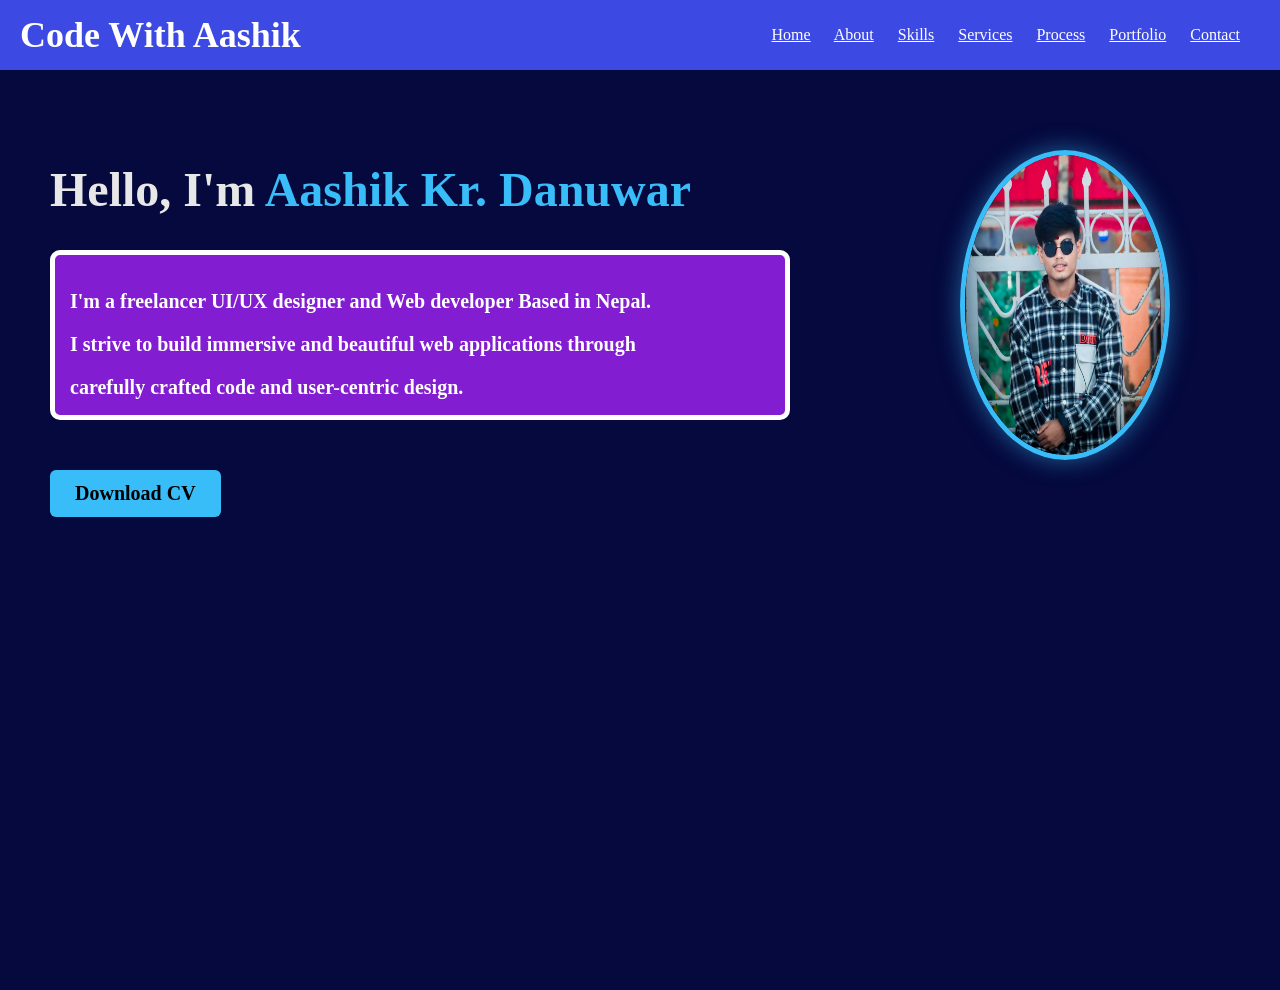
<file: index.html>
<!DOCTYPE html>
<html lang="en">
<head>
    <meta charset="UTF-8">
    <meta name="viewport" content="width=device-width, initial-scale=1.0">
    <title>My Portfolio</title>
    <link rel="stylesheet" href="index.css">
     
</head>
<body>
    <header>
        <span>Code With Aashik</span>
        <nav>
            <ul>
             <a href="Home.html">Home</a>
             <a href="About.html">About</a>
             <a href="skills.html">Skills</a>
             <a href="Services.html">Services</a>
             <a href="Process.html">Process</a>
             <a href="Portfolio.html">Portfolio</a>
             <a href="Contact.html"> Contact</a>
            </ul>
        </nav>
    </header>
    <div class="container">
    <img src="Screenshot 2026-03-05 115510.png" alt="Profile Image" width="200" height="200">

    <div class="hero-text">
    <h1>Hello, I'm <span>Aashik Kr. Danuwar</span></h1>
    </div>
    
    <div class="Box">
    <p>I'm a freelancer UI/UX designer and Web developer Based in Nepal.</p>
    <p>I strive to build immersive and beautiful web applications through</p>
    <p>carefully crafted code and user-centric design.</p>
    </div>
    
    <div><a href="CV.jpg" class="btn">Download CV</a></div>
    </div>
    </body>
</html>
</file>
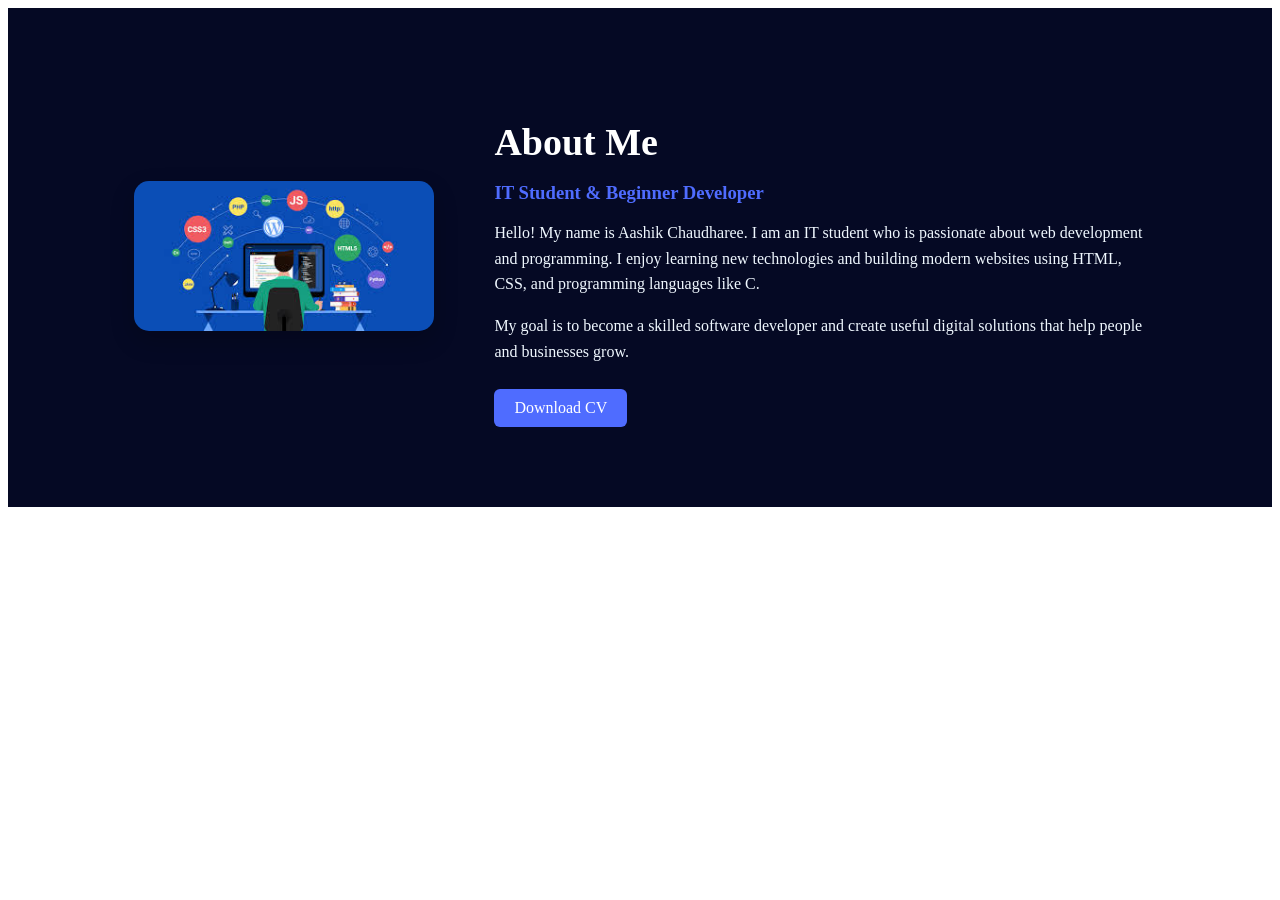
<file: About.html>
<!DOCTYPE html>
<html lang="en">
<head>
    <meta charset="UTF-8">
    <meta name="viewport" content="width=device-width, initial-scale=1.0">
    <title>Document</title>

    <style>
        .about{
    display:flex;
    align-items:center;
    gap:60px;
    padding:80px 10%;
    background:#050924;
}

.about-img img{
    width:300px;
    border-radius:15px;
    box-shadow:0 10px 25px rgba(0,0,0,0.2);
}

.about-content h2{
    font-size:38px;
    margin-bottom:10px;
    color: white;
}

.about-content h3{
    color:#4f6cff;
    margin-bottom:15px;
}

.about-content p{
    margin-bottom:15px;
    line-height:1.6;
    color: aliceblue;
}

.about-btn{
    display:inline-block;
    margin-top:10px;
    padding:10px 20px;
    background:#4f6cff;
    color:white;
    text-decoration:none;
    border-radius:6px;
}

.about-btn:hover{
    background:#2d44ff;
}
    </style>
</head>
<body>
    <section class="about" id="about">
    <div class="about-img">
        <img src="pic.jpg" alt="About Me">
    </div>

    <div class="about-content">
        <h2>About Me</h2>
        <h3>IT Student & Beginner Developer</h3>

        <p>
            Hello! My name is Aashik Chaudharee. I am an IT student who is passionate about 
            web development and programming. I enjoy learning new technologies and building 
            modern websites using HTML, CSS, and programming languages like C.
        </p>

        <p>
            My goal is to become a skilled software developer and create useful digital 
            solutions that help people and businesses grow.
        </p>

        <a href="CV.jpg" class="about-btn">Download CV</a>
    </div>
</section>
</body>
</html>
</file>
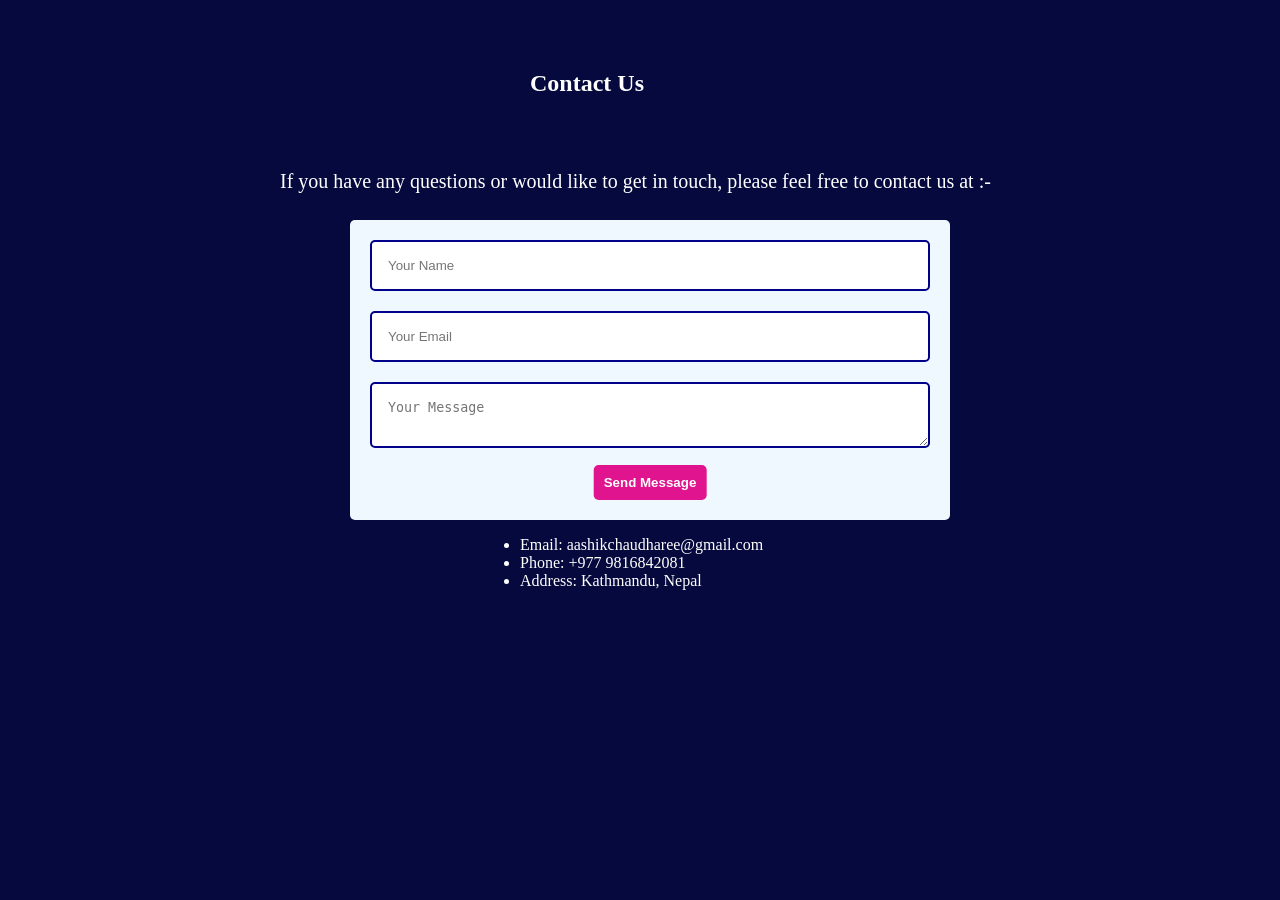
<file: Contact.html>
<!DOCTYPE html>
<html lang="en">
<head>
    <meta charset="UTF-8">
    <meta name="viewport" content="width=device-width, initial-scale=1.0">
    <title>Contact</title>
    <style>
        body{
            background-color: #05093d;
            
        }
        
        h1{
            font: size 60px;
            font-display: swap;
            color: rgb(255, 255, 255);
            position: absolute;
            top: 50px;
            left: 530px;
        }
        p{
            font-size: 20px;
            color: white;
            position: absolute;
            top: 150px;
            left: 280px;
        }
        .box{
            border-radius: 5px;
            background-color: aliceblue;
            width: 600px;
            height: 300px;
            position: absolute;
            top: 220px;
            left: 350px;
        }
        .contact-form{
            display: flex;
            flex-direction: column;
            padding: 20px;
        }
        .contact-form input, .contact-form textarea{
            margin-bottom: 20px;
            padding: 16px;
            border: 2px solid darkblue;
            border-radius: 5px;
        }
        .contact-form button{
            padding: 10px;
            border: none;
            border-radius: 5px;
            background-color: rgb(223, 20, 142);
            color: white; 
            font-weight: bold;
            position: absolute;
            top: 245px;
            left: 50%;
            transform: translateX(-50%);
        }
        body ul{
            position: absolute;
            top: 520px;
            left: 480px;
            color: white;

        }
    </style>
</head>
<body>
    <center>
   <!-- Contact Information -->
    <section id="contact">
        <h1 class="section-title">Contact Us</h1>
         <p>If you have any questions or would like to get in touch,
             please feel free to contact us at :-</p>

<div class="box">
        <form class="contact-form">
            <input type="text" placeholder="Your Name" required>
            <input type="email" placeholder="Your Email" required>
            <textarea name="message" placeholder="Your Message" required></textarea>
            <button type="submit">Send Message</button>
        </form>
</div>
    </section>
    </center>

    <ul>
        <li>Email: aashikchaudharee@gmail.com</li>
        <li>Phone: +977 9816842081</li>
        <li>Address: Kathmandu, Nepal</li>
    </ul>
</body>
</html>
</file>
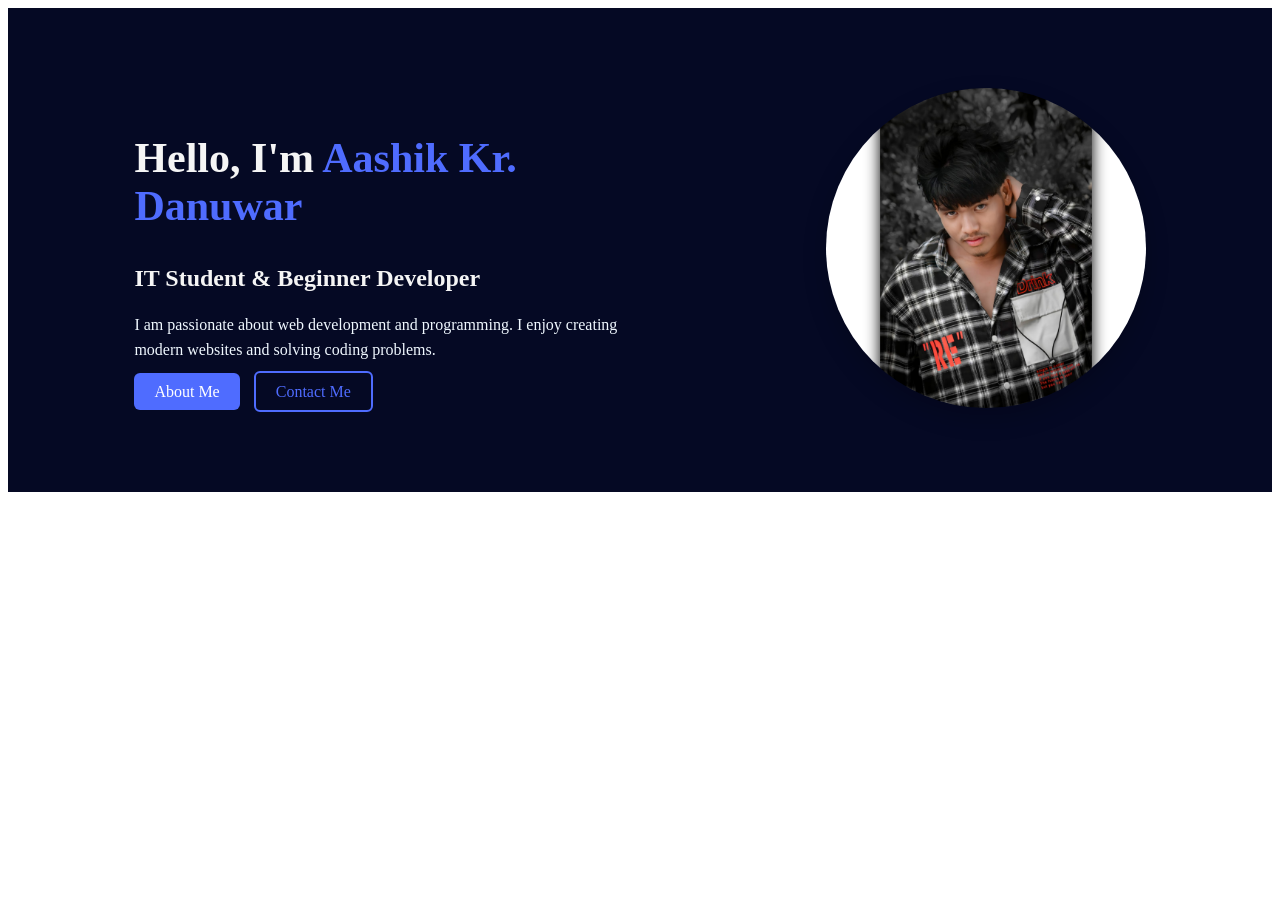
<file: Home.html>
<!DOCTYPE html>
<html lang="en">
<head>
    <meta charset="UTF-8">
    <meta name="viewport" content="width=device-width, initial-scale=1.0">
    <title>Home</title>

    <style>
        .home{
    display:flex;
    justify-content:space-between;
    align-items:center;
    padding:80px 10%;
    background:#050924;
}

.home-content{
    max-width:500px;
}

.home-content h1{
    font-size:42px;
    color: #f5f5f5;
}

.home-content span{
    color:#4f6cff;
}

.home-content h2{
    margin:10px 0;
    color:#f5f5f5;
}

.home-content p{
    margin:20px 0;
    line-height:1.6;
    color: aliceblue;
}

.home-buttons{
    margin-top:20px;
}

.btn{
    background:#4f6cff;
    color:white;
    padding:10px 20px;
    text-decoration:none;
    border-radius:6px;
    margin-right:10px;
}

.btn2{
    border:2px solid #4f6cff;
    padding:10px 20px;
    text-decoration:none;
    border-radius:6px;
    color:#4f6cff;
}

.btn:hover{
    background:#2d44ff;
}

.btn2:hover{
    background:#4f6cff;
    color:white;
}

.home-img img{
    width:320px;
    border-radius:50%;
    box-shadow:0 10px 25px rgba(0,0,0,0.2);
}
    </style>
</head>
<body>
    <section class="home">
    <div class="home-content">
        <h1>Hello, I'm <span>Aashik Kr. Danuwar</span></h1>
        <h2>IT Student & Beginner Developer</h2>
        <p>
            I am passionate about web development and programming.
            I enjoy creating modern websites and solving coding problems.
        </p>

        <div class="home-buttons">
            <a href="About.html" class="btn">About Me</a>
            <a href="Contact.html" class="btn2">Contact Me</a>
        </div>
    </div>

    <div class="home-img">
        <img src="a.jpg" alt="profile">
    </div>
</section>
</body>
</html>
</file>
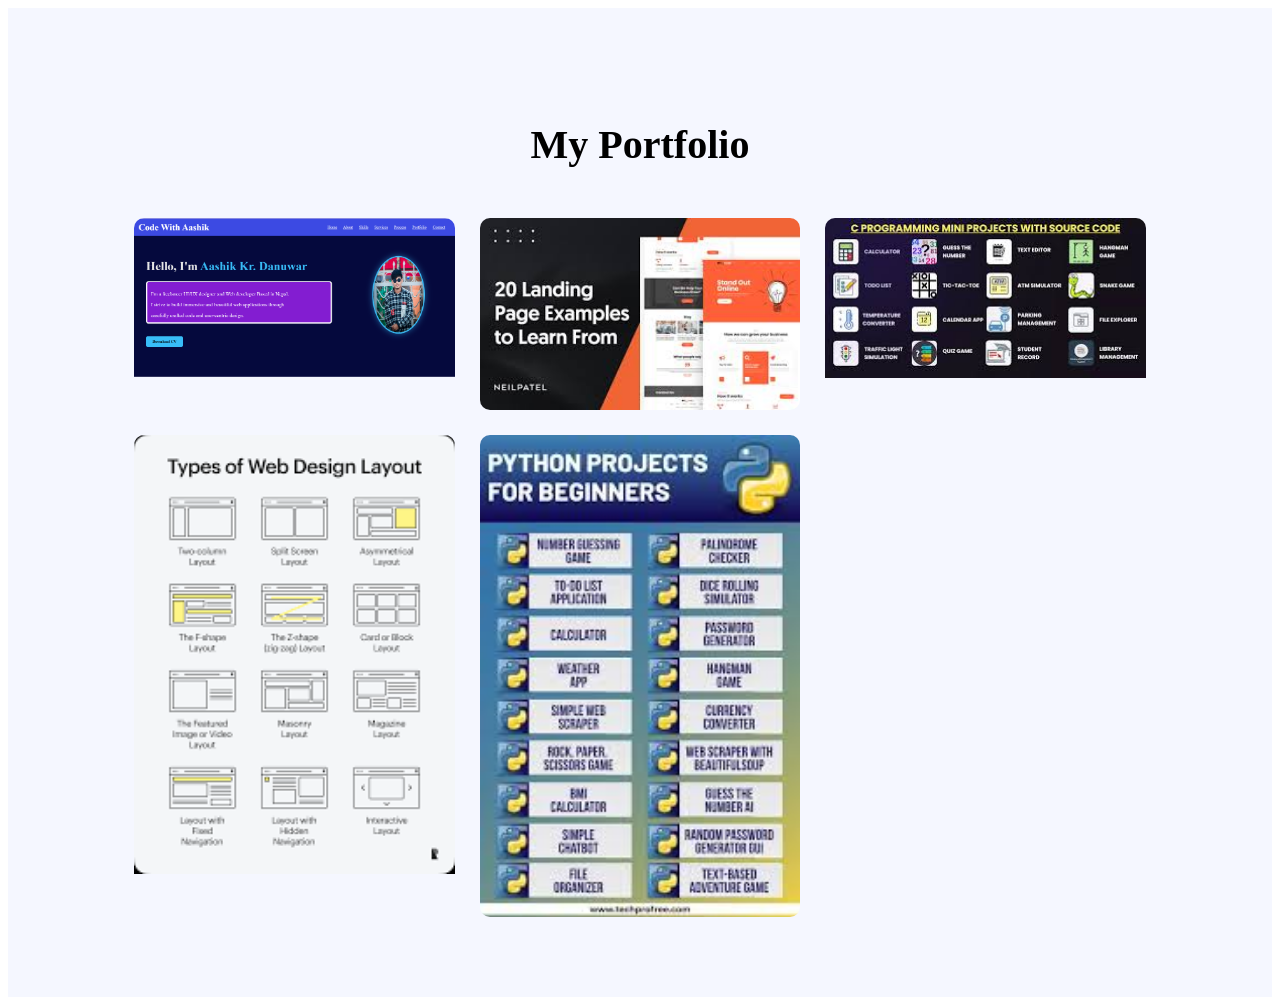
<file: Portfolio.html>
<!DOCTYPE html>
<html lang="en">
<head>
    <meta charset="UTF-8">
    <meta name="viewport" content="width=device-width, initial-scale=1.0">
    <title>Portfolio</title>

    <style>

        .portfolio{
    padding:80px 10%;
    background: #f5f7ff;
}

.portfolio-title{
    text-align:center;
    font-size:40px;
    margin-bottom:50px;
    color: black;
}

.portfolio-container{
    display:grid;
    grid-template-columns:repeat(auto-fit,minmax(250px,1fr));
    gap:25px;
}

.portfolio-box{
    position:relative;
    overflow:hidden;
    border-radius:10px;
}

.portfolio-box img{
    width:100%;
    display:block;
    transition:0.4s;
}

.portfolio-layer{
    position:absolute;
    bottom:0;
    left:0;
    width:100%;
    height:100%;
    background:rgba(79,108,255,0.8);
    color:white;
    display:flex;
    flex-direction:column;
    justify-content:center;
    align-items:center;
    text-align:center;
    opacity:0;
    transition:0.4s;
    padding:20px;
}

.portfolio-box:hover img{
    transform:scale(1.1);
}

.portfolio-box:hover .portfolio-layer{
    opacity:1;
}
    </style>
</head>
<body>
    <section class="portfolio" id="portfolio">
    <h2 class="portfolio-title">My Portfolio</h2>

    <div class="portfolio-container">

        <div class="portfolio-box">
            <img src="portfolio.png" alt="Project 1">
            <div class="portfolio-layer">
                <h3>Portfolio Website</h3>
                <p>A personal portfolio website created using HTML and CSS.</p>
            </div>
        </div>

        <div class="portfolio-box">
            <img src="Landing_page.jpg" alt="Project 2">
            <div class="portfolio-layer">
                <h3>Landing Page</h3>
                <p>A modern landing page design with responsive layout.</p>
            </div>
        </div>

        <div class="portfolio-box">
            <img src="c_projects.jpg" alt="Project 3">
            <div class="portfolio-layer">
                <h3>C Programming Project</h3>
                <p>A simple program created using C language.</p>
            </div>
        </div>

        <div class="portfolio-box">
            <img src="layout.png" alt="Project 4">
            <div class="portfolio-layer">
                <h3>Web Layout Design</h3>
                <p>Creative website layout using HTML and CSS.</p>
            </div>
        </div>

      <div class="portfolio-box">
            <img src="python_projects.jpg" alt="Project 5">
            <div class="portfolio-layer">
                <h3>Python Projets</h3>
                <p>Creative Games and websites using python.</p>
            </div>
        </div>

    </div>
</section>
</body>
</html>
</file>
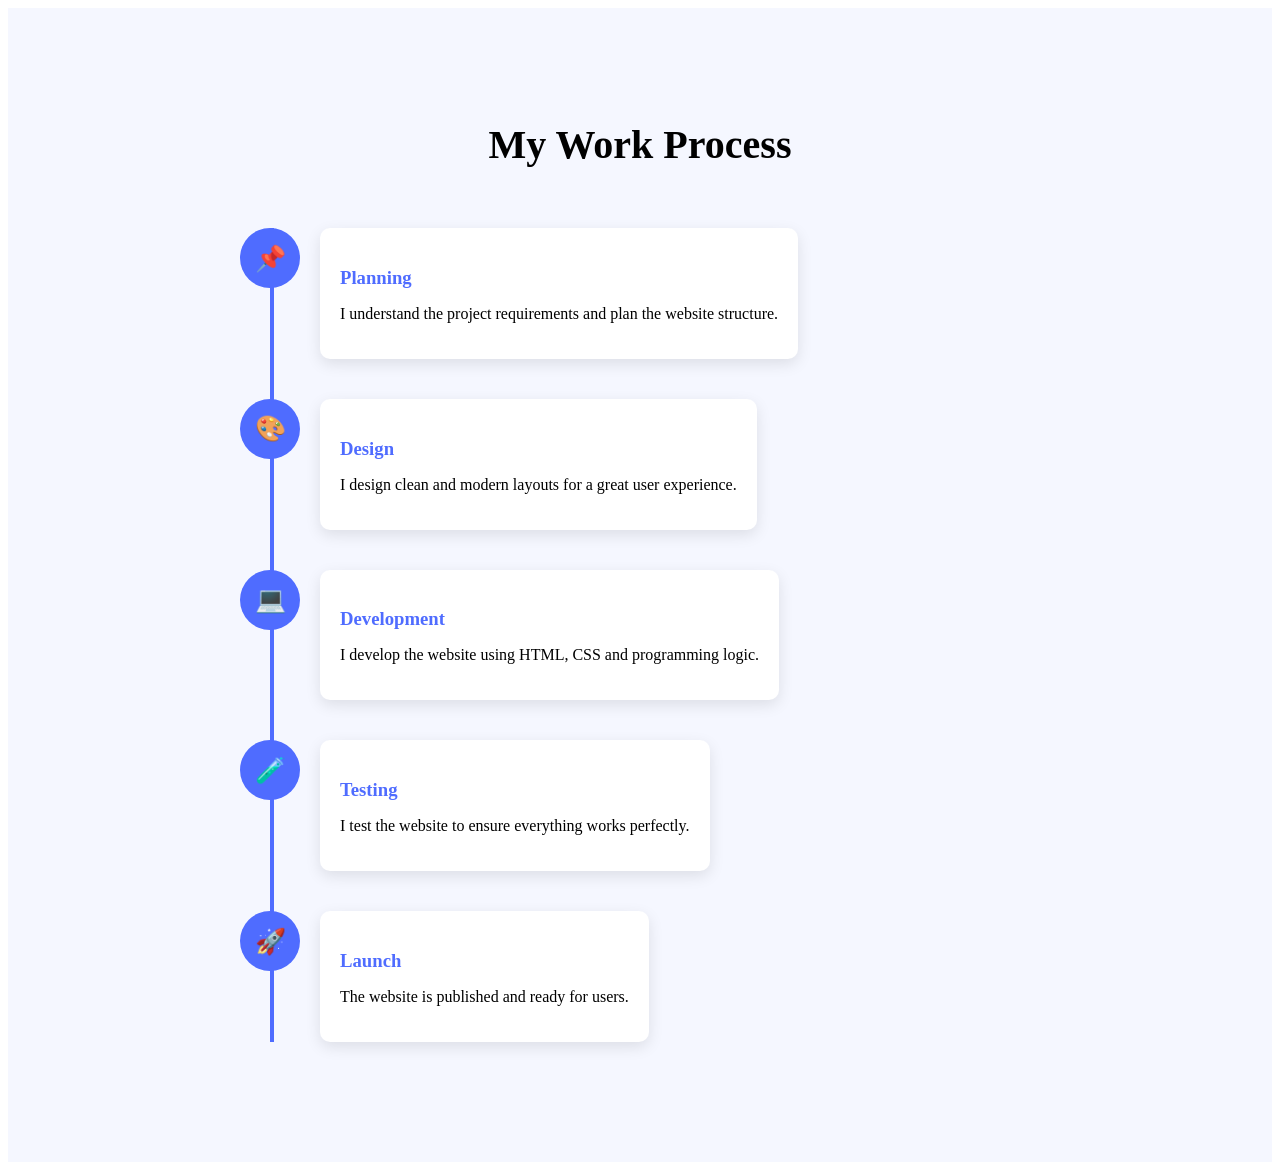
<file: Process.html>
<!DOCTYPE html>
<html lang="en">
<head>
    <meta charset="UTF-8">
    <meta name="viewport" content="width=device-width, initial-scale=1.0">
    <title>Process</title>
    
    <style>
        .process{
    padding:80px 10%;
    background:#f5f7ff;
}

.title{
    text-align:center;
    font-size:40px;
    margin-bottom:60px;
}

.timeline{
    position:relative;
    max-width:800px;
    margin:auto;
}

.timeline::before{
    content:"";
    position:absolute;
    left:30px;
    width:4px;
    height:100%;
    background:#4f6cff;
}

.timeline-item{
    display:flex;
    margin-bottom:40px;
    position:relative;
}

.icon{
    width:60px;
    height:60px;
    background:#4f6cff;
    color:white;
    border-radius:50%;
    display:flex;
    align-items:center;
    justify-content:center;
    font-size:25px;
    margin-right:20px;
    z-index:1;
}

.content{
    background:white;
    padding:20px;
    border-radius:10px;
    box-shadow:0 5px 15px rgba(0,0,0,0.1);
    transition:0.3s;
}

.content:hover{
    transform:translateY(-5px);
}

.content h3{
    margin-bottom:8px;
    color:#4f6cff;
}

    </style>
</head>
<body>
    <section class="process">
    <h2 class="title">My Work Process</h2>

    <div class="timeline">

        <div class="timeline-item">
            <div class="icon">📌</div>
            <div class="content">
                <h3>Planning</h3>
                <p>I understand the project requirements and plan the website structure.</p>
            </div>
        </div>

        <div class="timeline-item">
            <div class="icon">🎨</div>
            <div class="content">
                <h3>Design</h3>
                <p>I design clean and modern layouts for a great user experience.</p>
            </div>
        </div>

        <div class="timeline-item">
            <div class="icon">💻</div>
            <div class="content">
                <h3>Development</h3>
                <p>I develop the website using HTML, CSS and programming logic.</p>
            </div>
        </div>

        <div class="timeline-item">
            <div class="icon">🧪</div>
            <div class="content">
                <h3>Testing</h3>
                <p>I test the website to ensure everything works perfectly.</p>
            </div>
        </div>

        <div class="timeline-item">
            <div class="icon">🚀</div>
            <div class="content">
                <h3>Launch</h3>
                <p>The website is published and ready for users.</p>
            </div>
        </div>

    </div>
</section>
</body>
</file>
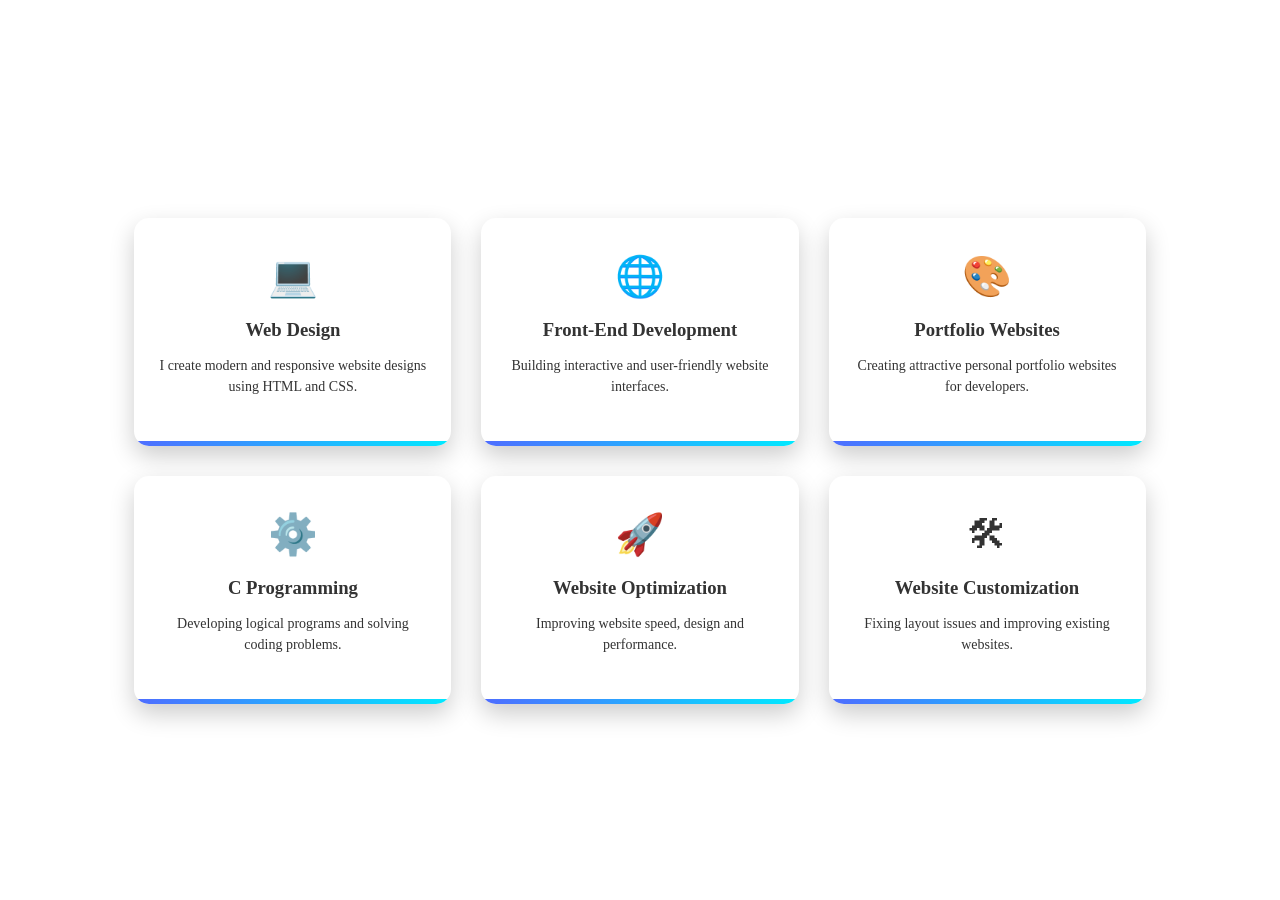
<file: Services.html>
<!DOCTYPE html>
<html lang="en">
<head>
    <meta charset="UTF-8">
    <meta name="viewport" content="width=device-width, initial-scale=1.0">
    <title>Service</title>
    <style>
        .services{
    padding:80px 10%;
    background: linear-gradient(90deg, #05093d);
    text-align:center;
    color:white;
}

.title{
    font-size:40px;
    margin-bottom:50px;
}

.services-container{
    display:grid;
    grid-template-columns:repeat(auto-fit,minmax(250px,1fr));
    gap:30px;
}

.service-card{
    background:white;
    color:#333;
    padding:35px 25px;
    border-radius:15px;
    box-shadow:0 10px 25px rgba(0,0,0,0.2);
    transition:0.4s;
    position:relative;
    overflow:hidden;
}

.service-card .icon{
    font-size:40px;
    margin-bottom:15px;
}

.service-card h3{
    margin-bottom:10px;
}

.service-card p{
    font-size:14px;
    line-height:1.5;
}

.service-card:hover{
    transform:translateY(-15px) scale(1.05);
    box-shadow:0 15px 40px rgba(0,0,0,0.3);
}

/* glow animation */
.service-card::before{
    content:"";
    position:absolute;
    width:100%;
    height:5px;
    background:linear-gradient(90deg,#4f6cff,#00eaff);
    bottom:0;
    left:0;
    transition:0.4s;
}

.service-card:hover::before{
    height:100%;
    opacity:0.1;
}
    </style>
</head>
<body>
    <section class="services">
    <h2 class="title">My Services</h2>

    <div class="services-container">

        <div class="service-card">
            <div class="icon">💻</div>
            <h3>Web Design</h3>
            <p>I create modern and responsive website designs using HTML and CSS.</p>
        </div>

        <div class="service-card">
            <div class="icon">🌐</div>
            <h3>Front-End Development</h3>
            <p>Building interactive and user-friendly website interfaces.</p>
        </div>

        <div class="service-card">
            <div class="icon">🎨</div>
            <h3>Portfolio Websites</h3>
            <p>Creating attractive personal portfolio websites for developers.</p>
        </div>

        <div class="service-card">
            <div class="icon">⚙️</div>
            <h3>C Programming</h3>
            <p>Developing logical programs and solving coding problems.</p>
        </div>

        <div class="service-card">
            <div class="icon">🚀</div>
            <h3>Website Optimization</h3>
            <p>Improving website speed, design and performance.</p>
        </div>

        <div class="service-card">
            <div class="icon">🛠</div>
            <h3>Website Customization</h3>
            <p>Fixing layout issues and improving existing websites.</p>
        </div>

    </div>
</section>
</body>
</html>
</file>
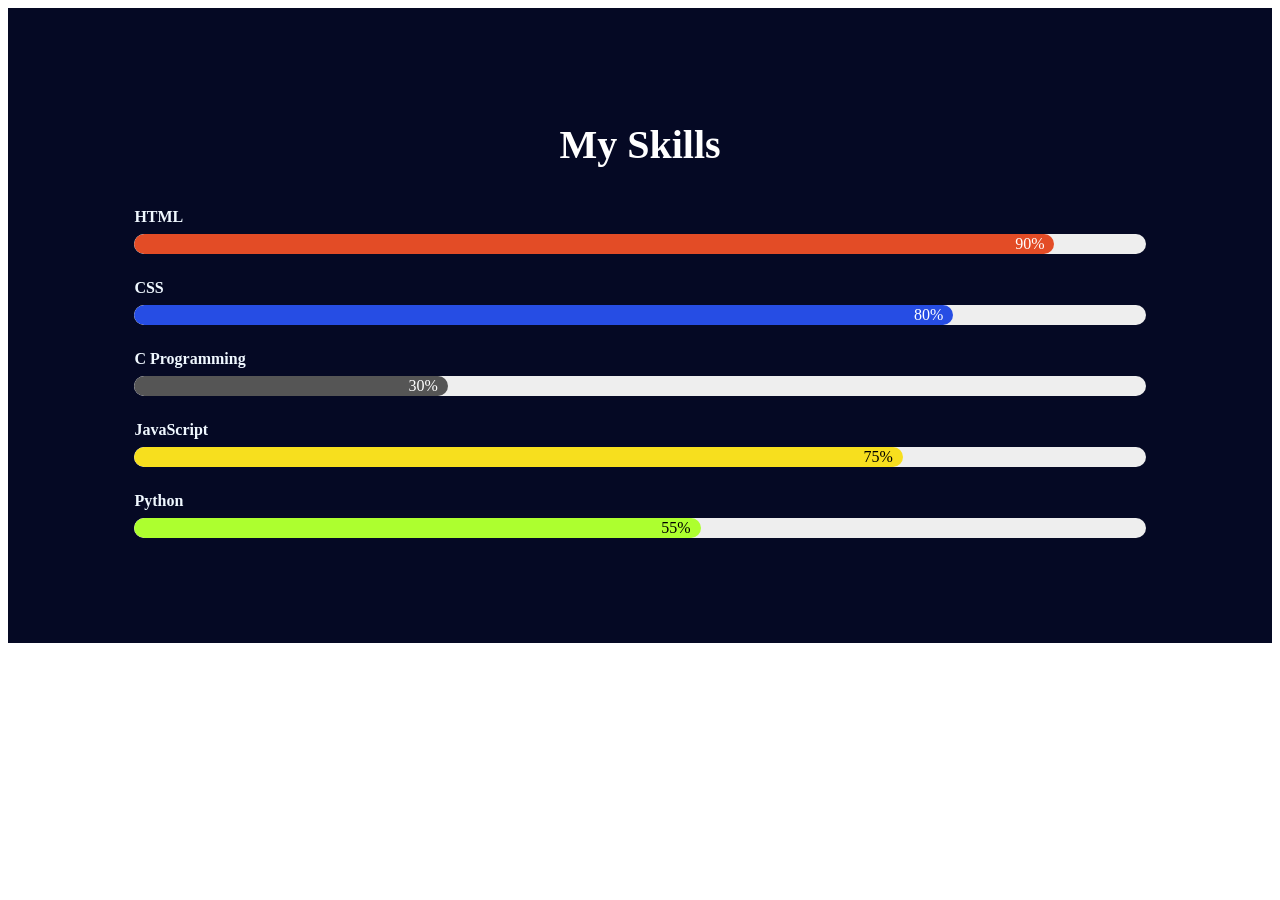
<file: skills.html>
<!DOCTYPE html>
<html lang="en">
<head>
    <meta charset="UTF-8">
    <meta name="viewport" content="width=device-width, initial-scale=1.0">
    <title>Document</title>

    <style>
        .skills{
    padding:80px 10%;
    background:#050924;
}

.skills-title{
    text-align:center;
    font-size:40px;
    margin-bottom:40px;
    color: white;
}

.skill{
    margin-bottom:25px;
}

.skill p{
    margin-bottom:8px;
    font-weight:bold;
    color: aliceblue;
}

.progress-bar{
    width:100%;
    background:#eee;
    border-radius:20px;
    overflow:hidden;
}

.progress{
    height:20px;
    line-height:20px;
    color:white;
    text-align:right;
    padding-right:10px;
    border-radius:20px;
    animation:load 2s ease-in-out;
}

.html{
    width:90%;
    background:#e34c26;
}

.css{
    width:80%;
    background:#264de4;
}

.c{
    width:30%;
    background:#555;
}

.js{
    width:75%;
    background:#f7df1e;
    color:black;
}

.python{
    width: 55%;
    background:greenyellow ;
    color: black;

}
@keyframes load{
    from{
        width:0;
    }
}
    </style>
</head>
<body>
    <section class="skills">
    <h2 class="skills-title">My Skills</h2>

    <div class="skill">
        <p>HTML</p>
        <div class="progress-bar">
            <div class="progress html">90%</div>
        </div>
    </div>

    <div class="skill">
        <p>CSS</p>
        <div class="progress-bar">
            <div class="progress css">80%</div>
        </div>
    </div>

    <div class="skill">
        <p>C Programming</p>
        <div class="progress-bar">
            <div class="progress c">30%</div>
        </div>
    </div>

    <div class="skill">
        <p>JavaScript</p>
        <div class="progress-bar">
            <div class="progress js">75%</div>
        </div>
    </div>

     <div class="skill">
        <p>Python</p>
        <div class="progress-bar">
            <div class="progress python">55%</div>
        </div>
    </div>


</section>
    
</body>
</html>
</file>
<file: index.css>
body{
    margin: 0%;
    padding: 0%;
    background: #05093d;
}
.container{
  display: grid;
  grid-template-rows: 80px auto 1fr auto 50px;
  grid-template-rows: 1fr 4fr 1fr;
  height: 100vh;
  grid-template-areas:
    "header         headeer         header"
    "left-aside     banner          right-aside"
    "left-aside     main            right-aside"
    "left-aside     low-content     right-aside"
    "footer         footer          footer";
    grid-gap: 10px;
    padding: 10px;
    font-weight: 600;
    font-size: 20px;
}
@media (max-width: 678px){
  .container{
    grid-template-rows: 50px 50px 50px 1fr 50px 50px 50px;
    grid-template-columns: 1fr;
    grid-template-areas: 
      "header"
      "banner""
      "left-aside"
      "main"
      "right-aside"
      "low-content"
      "footer"
    }
}
header {
  display: flex;
  justify-content: space-between; /* pushes items apart */
  align-items: center;
  padding: 10px 20px;
  background-color: rgb(60, 74, 227);
}
header span{
  font-size: 36px;
  font-weight: bold;
  color: rgb(255, 255, 255);
}
nav{
  display:flex;
  justify-content:flex-end;
}

nav a{
  margin-right:20px;
  text-decoration: underline;
  color: rgb(255, 255, 255);
  overflow: scroll;
}
img{
height:300px;
border-radius:50%;
border:5px solid #38bdf8;
box-shadow:0 0 25px rgba(56,189,248,0.5);
position: absolute;
 margin-left: 950px;
top: 150px;
}
h1{
  font-size: 48px;
  position: absolute;
  left: 50px;
  top: 120px;
}

.hero-text span{
color:#38bdf8;

}

.hero-text{
margin:20px 0;
color:#e7e7e7;
line-height:1.6;

}
.btn{
display:inline-block;
padding:12px 25px;
background:#38bdf8;
color:black;
text-decoration:none;
border-radius:6px;
font-weight:bold;
transition:0.3s;
}

.btn:hover{
background:#0ea5e9;
}

.hero img{
width:300px;
border-radius:50%;
border:5px solid #38bdf8;
box-shadow:0 0 25px rgba(56,189,248,0.5);
}
.Box{
    border: 5px solid rgb(255, 255, 255);
    width: 700px;
    height: 130px;
    padding: 15px;
    position: absolute;
    left: 50px;
    top: 250px;
   
    border-radius: 10px;
    background: rgb(131, 29, 209);
    color: white;
}
p{
  font-size: 20px;
}
div a{
  position: absolute;
  left: 50px;
  top: 470px;
}
</file>
